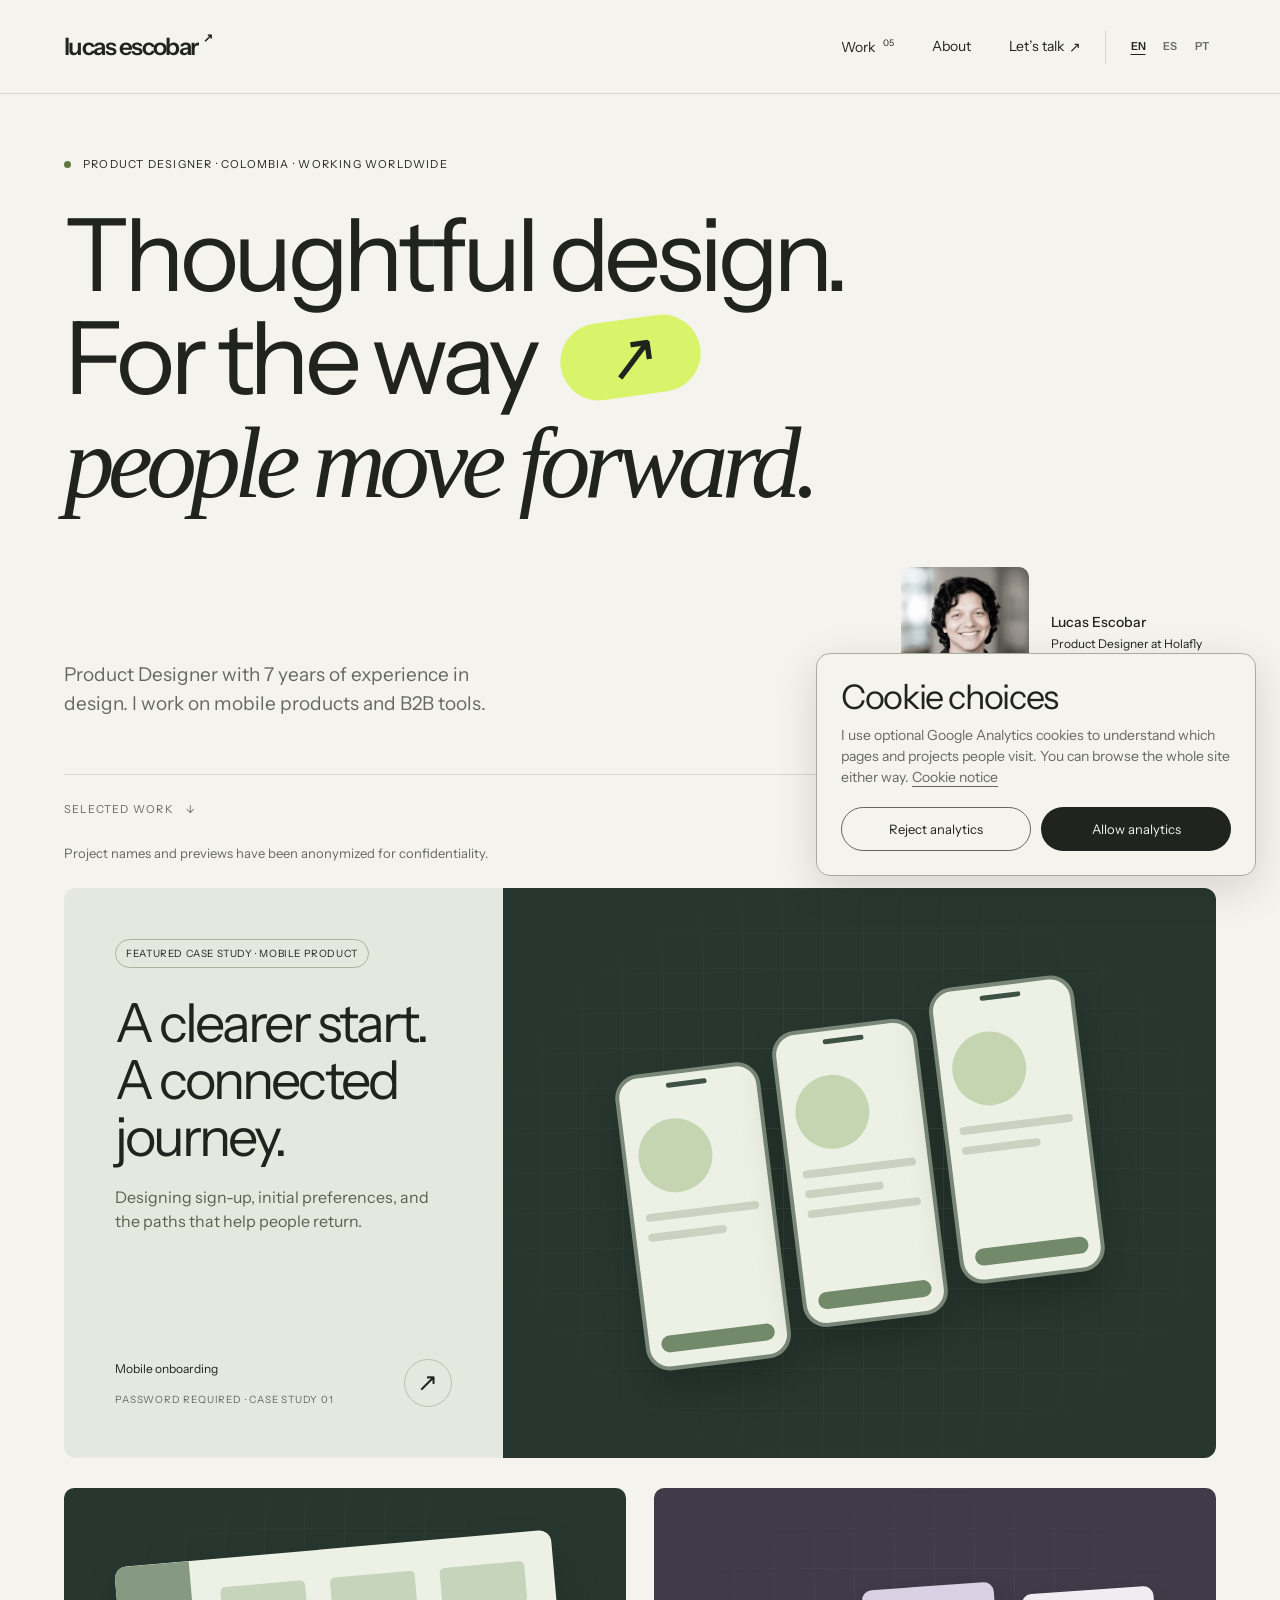
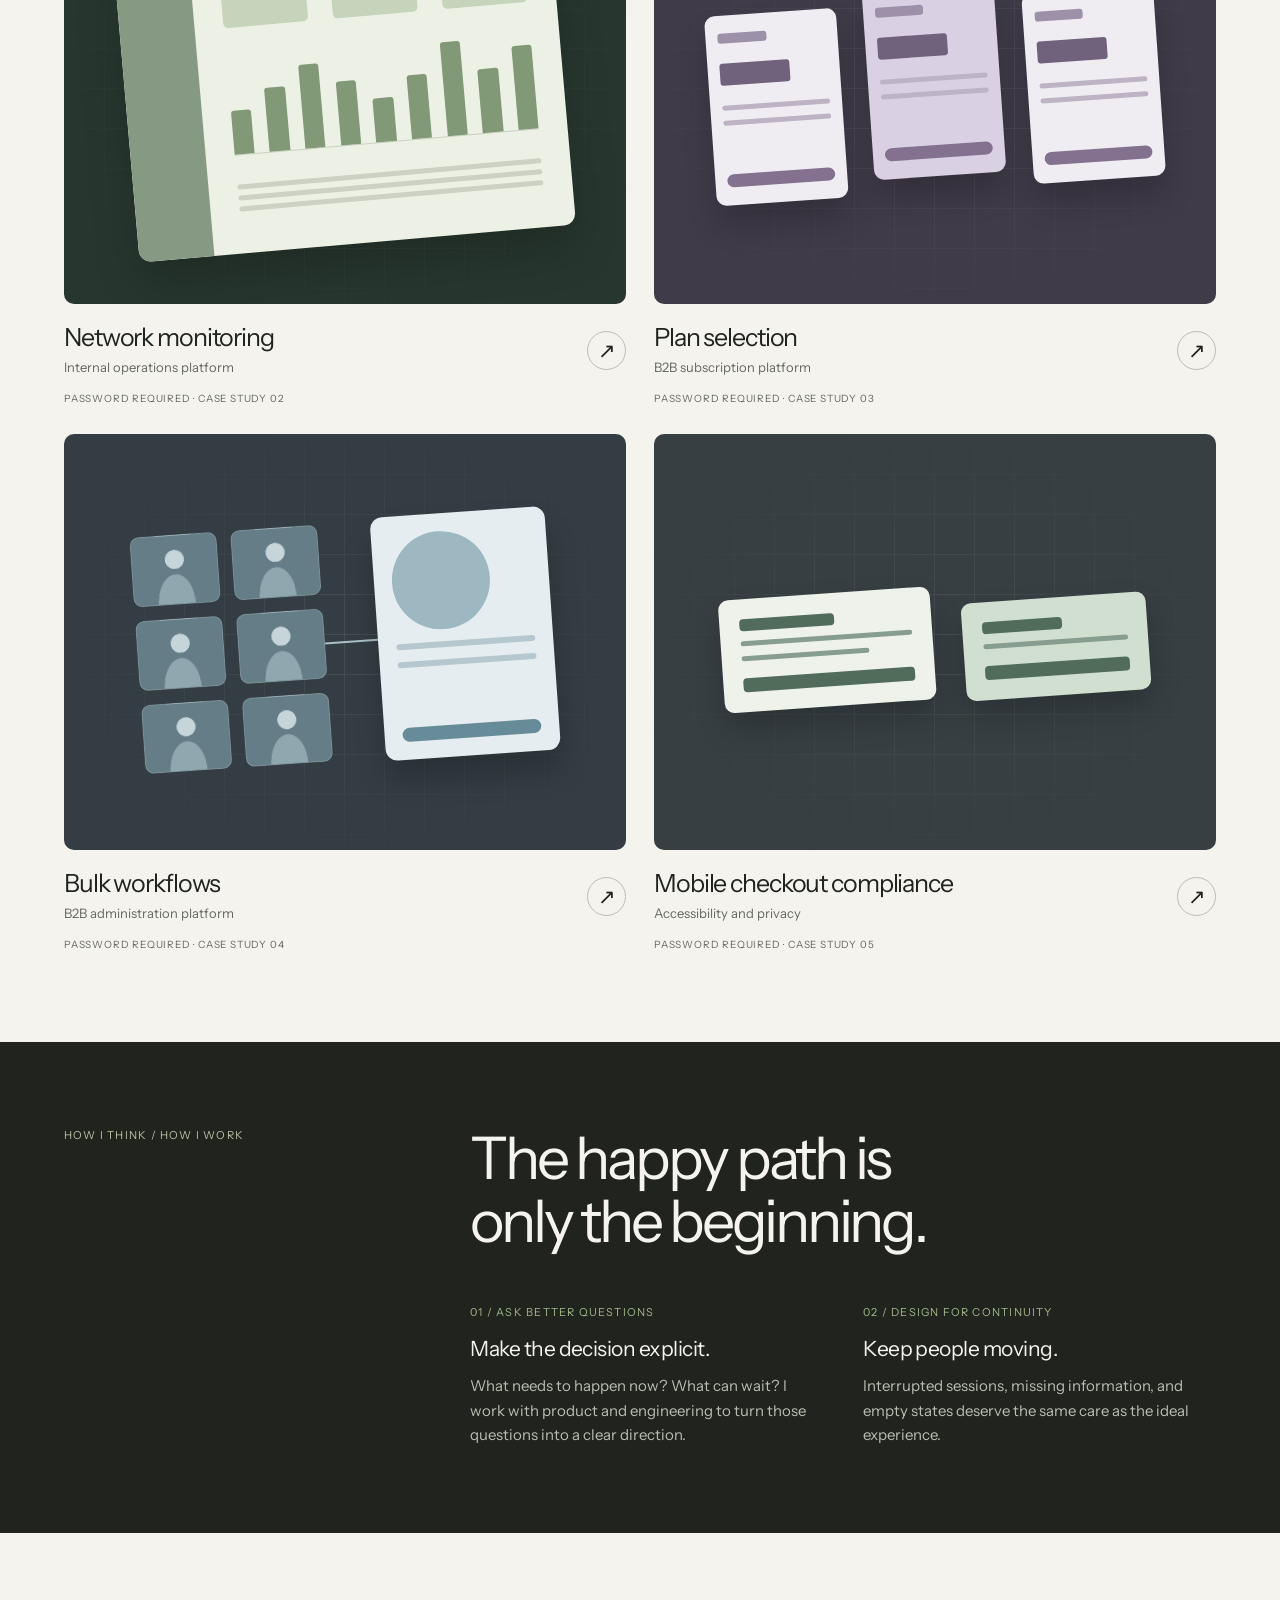
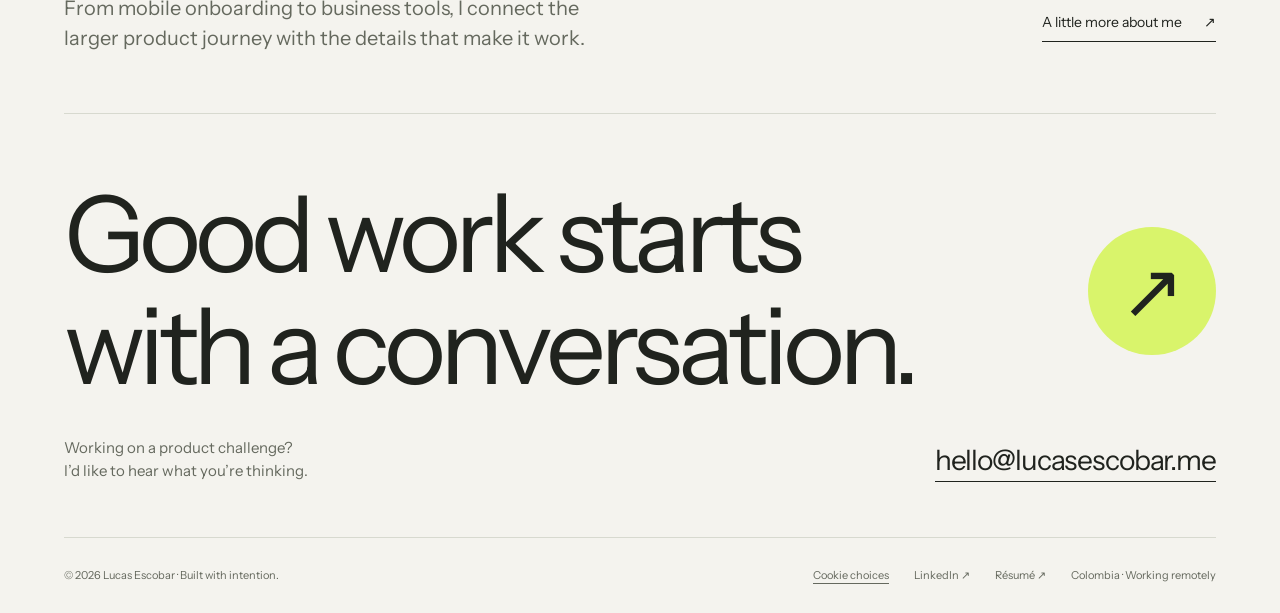
<file: index.html>
<!doctype html>
<html lang="en"><head><meta charset="utf-8"><meta http-equiv="Content-Security-Policy" content="default-src 'none'; script-src 'self' https://www.googletagmanager.com; connect-src 'self' https://*.google-analytics.com https://*.analytics.google.com https://www.googletagmanager.com; style-src 'self'; img-src 'self' data: https://*.google-analytics.com https://www.googletagmanager.com; font-src 'self'; media-src 'self'; frame-src 'self' https://www.youtube-nocookie.com; object-src 'none'; base-uri 'none'; form-action 'none'"><meta name="ga-measurement-id" content="G-6Q09Z8VF0H"><meta name="googlebot" content="noindex, noimageindex"><meta name="viewport" content="width=device-width,initial-scale=1"><meta name="theme-color" content="#f4f3ee"><meta name="description" content="Lucas Escobar, Product Designer in Colombia. Selected work across mobile onboarding and B2B product experiences."><meta property="og:title" content="Lucas Escobar — Product Designer"><meta property="og:description" content="Thoughtful product design. From the first question to the smallest interaction."><meta property="og:type" content="website"><meta property="og:url" content="https://lucasescobar.me/"><meta property="og:site_name" content="Lucas Escobar — Product Designer"><meta property="og:locale" content="en_US"><meta property="og:image" content="https://lucasescobar.me/assets/social-preview-v1.jpg"><meta property="og:image:secure_url" content="https://lucasescobar.me/assets/social-preview-v1.jpg"><meta property="og:image:type" content="image/jpeg"><meta property="og:image:width" content="1200"><meta property="og:image:height" content="630"><meta property="og:image:alt" content="Lucas Escobar — Product Designer. Mobile and B2B experiences."><meta name="twitter:card" content="summary_large_image"><meta name="twitter:title" content="Lucas Escobar — Product Designer"><meta name="twitter:description" content="Thoughtful product design. From the first question to the smallest interaction."><meta name="twitter:image" content="https://lucasescobar.me/assets/social-preview-v1.jpg"><meta name="twitter:image:alt" content="Lucas Escobar — Product Designer. Mobile and B2B experiences."><link rel="canonical" href="https://lucasescobar.me/"><title>Lucas Escobar — Product Designer</title><link rel="icon" href="favicon.svg" type="image/svg+xml"><link rel="stylesheet" href="styles.css?v=cookie-sticky-v2"><script src="content.js?v=case-languages-v1" defer></script><script src="translations.js?v=design-experience-v1" defer></script><script src="analytics.js?v=cookie-choice-v2" defer></script><script src="portfolio-config.js?v=generic-v1" defer></script><script src="app.js?v=design-experience-v1" defer></script></head><body><a class="skip" href="#main">Skip to content</a><header class="nav"><a href="#/" class="brand" aria-label="Lucas Escobar home">lucas escobar<span aria-hidden="true">↗</span></a><nav aria-label="Main navigation"><a href="#/projects" data-nav="projects"><span data-nav-label="Work">Work</span> <sup>05</sup></a><a href="#/about" data-nav="about"><span data-nav-label="About">About</span></a><a href="#/contact" class="nav-contact" data-nav="contact"><span data-nav-label="Let’s talk">Let’s talk</span><span class="nav-contact-arrow" aria-hidden="true">↗</span></a></nav><div id="language" class="language-links" role="group" aria-label="Language"><a href="./" data-language="en" lang="en" hreflang="en" aria-label="English" aria-current="true">EN</a><a href="?lang=es" data-language="es" lang="es" hreflang="es" aria-label="Español">ES</a><a href="?lang=pt" data-language="pt" lang="pt-BR" hreflang="pt-BR" aria-label="Português">PT</a></div></header><main id="main" tabindex="-1"></main><aside id="cookie-panel" class="cookie-panel" aria-labelledby="cookie-heading" hidden></aside><dialog id="lightbox" aria-label="Enlarged project image"><button class="close" aria-label="Close enlarged image">×</button><img alt=""><p></p></dialog><noscript><p class="wrap">Please enable JavaScript to explore the case studies. You can contact me at <a href="mailto:hello@lucasescobar.me">hello@lucasescobar.me</a>.</p></noscript></body></html>
</file>
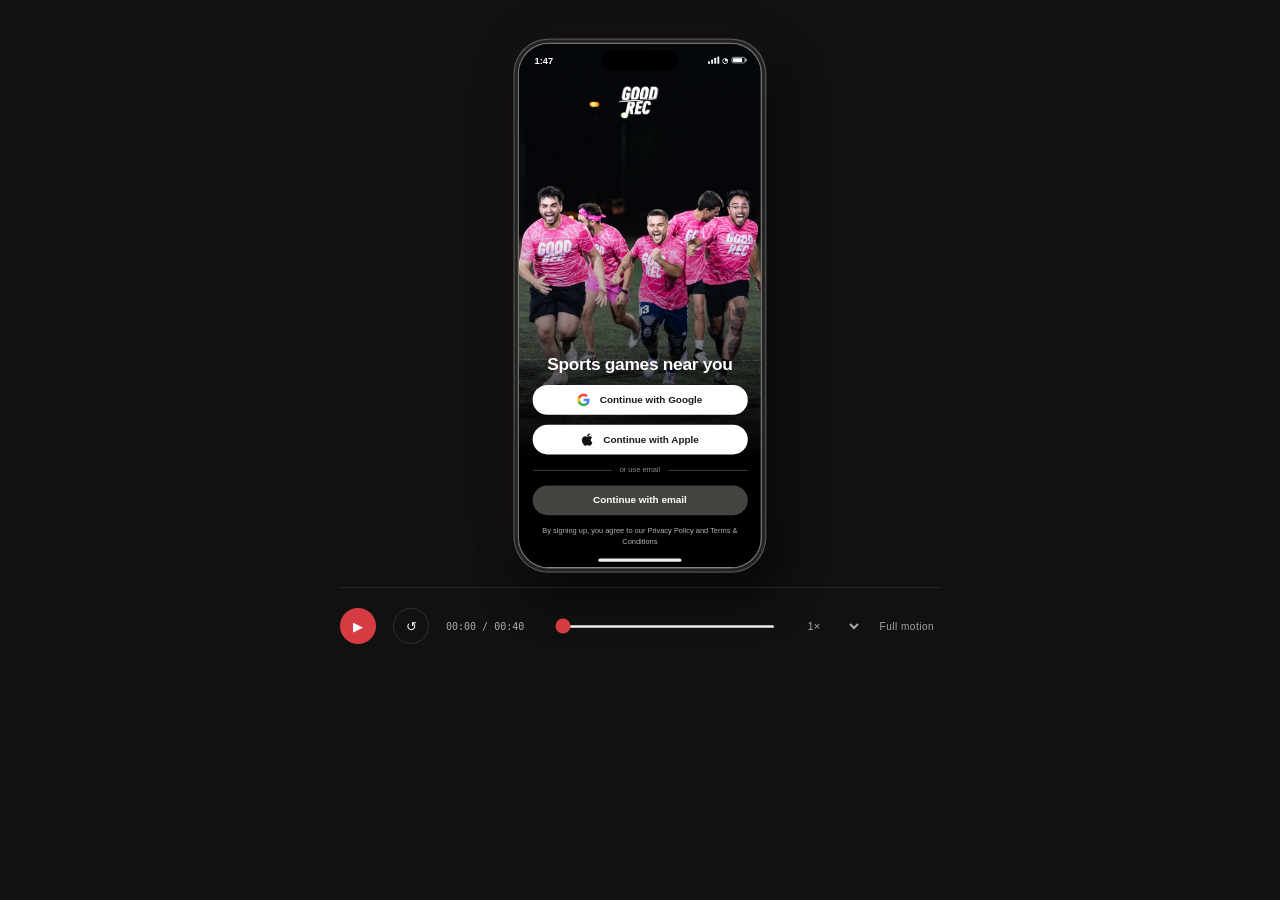
<file: assets/goodrec-demo/index.html>
<!doctype html>
<html lang="en"><head><meta charset="utf-8"><meta name="robots" content="noindex, nofollow"><meta http-equiv="Content-Security-Policy" content="default-src 'none'; script-src 'self'; style-src 'self' 'unsafe-inline'; img-src 'self'; base-uri 'none'; form-action 'none'"><meta name="viewport" content="width=device-width,initial-scale=1"><meta name="theme-color" content="#101111"><title>GoodRec — From hello to game on</title><meta name="description" content="An animated walkthrough of the GoodRec onboarding experience.">
<link rel="stylesheet" href="player.css?v=motion-v2"></head>
<body><div class="shell">
<header class="top"><div class="wordmark"><img id="brand-logo" alt="GoodRec"><small>Product design · Motion study</small></div><span class="top-tag"><i class="live-dot"></i>THE HAPPY PATH</span></header>
<main class="main"><section class="intro"><div class="eyebrow">GoodRec / Onboarding</div><h1>From hello<br>to <em>game on.</em></h1><p class="intro-desc">A first connection. Your sport.<br>Your community. This is where it starts.</p>
<nav class="chapter-nav" aria-label="Chapters"><button class="chapter active" data-chapter="0"><span class="num">01</span><span class="label">The first hello</span><span class="dash"></span></button><button class="chapter" data-chapter="1"><span class="num">02</span><span class="label">Make it yours</span><span class="dash"></span></button><button class="chapter" data-chapter="6"><span class="num">03</span><span class="label">Find your game</span><span class="dash"></span></button><button class="chapter" data-chapter="9"><span class="num">04</span><span class="label">You're in.</span><span class="dash"></span></button></nav><div class="small-note">An animated walkthrough of the onboarding experience.</div></section>
<section class="stage" aria-label="Animated onboarding demo"><div class="back-type" aria-hidden="true">LET'S PLAY</div><div class="court" aria-hidden="true"></div><div class="halo" aria-hidden="true"></div><div class="phone-wrap"><div class="phone dark" id="phone"><div class="status" aria-hidden="true"><span id="status-time">9:41</span><span class="island"></span><div class="status-icons"><span class="signal"><i></i><i></i><i></i><i></i></span><span>◔</span><span class="battery"><i></i></span></div></div><div class="screens" id="screens"></div><div class="homebar"></div></div></div>
<aside class="callout" id="callout"><span class="count" id="scene-count"></span><h3 id="scene-title"></h3><p id="scene-caption"></p></aside></section></main>
<footer class="controls"><button class="icon-button play" id="play" aria-label="Pause">Ⅱ</button><button class="icon-button" id="restart" aria-label="Restart">↺</button><span class="time" id="time">00:00 / 00:40</span><label class="sr-only" for="seek">Playback position</label><input class="seek" id="seek" type="range" min="0" max="40000" value="0" step="50"><div class="control-right"><label class="sr-only" for="speed">Playback speed</label><select class="speed" id="speed" aria-label="Playback speed"><option value=".75">0.75×</option><option value="1" selected>1×</option><option value="1.25">1.25×</option></select><button class="text-button" id="motion">Full motion</button><button class="text-button" id="cinema" aria-pressed="false">Cinema mode ↗</button></div></footer>
<div class="sr-only" role="status" aria-live="polite" id="announce"></div></div>
<script src="player.js?v=motion-v2" defer></script></body></html>
</file>
<file: styles.css>
/* latin-ext */
@font-face {
  font-family: 'Instrument Sans';
  font-style: normal;
  font-weight: 400;
  font-stretch: 100%;
  font-display: swap;
  src: url(assets/font-0.woff2) format('woff2');
  unicode-range: U+0100-02BA, U+02BD-02C5, U+02C7-02CC, U+02CE-02D7, U+02DD-02FF, U+0304, U+0308, U+0329, U+1D00-1DBF, U+1E00-1E9F, U+1EF2-1EFF, U+2020, U+20A0-20AB, U+20AD-20C4, U+2113, U+2C60-2C7F, U+A720-A7FF;
}
/* latin */
@font-face {
  font-family: 'Instrument Sans';
  font-style: normal;
  font-weight: 400;
  font-stretch: 100%;
  font-display: swap;
  src: url(assets/font-1.woff2) format('woff2');
  unicode-range: U+0000-00FF, U+0131, U+0152-0153, U+02BB-02BC, U+02C6, U+02DA, U+02DC, U+0304, U+0308, U+0329, U+2000-206F, U+20AC, U+2122, U+2191, U+2193, U+2212, U+2215, U+FEFF, U+FFFD;
}
/* latin-ext */
@font-face {
  font-family: 'Instrument Sans';
  font-style: normal;
  font-weight: 500;
  font-stretch: 100%;
  font-display: swap;
  src: url(assets/font-0.woff2) format('woff2');
  unicode-range: U+0100-02BA, U+02BD-02C5, U+02C7-02CC, U+02CE-02D7, U+02DD-02FF, U+0304, U+0308, U+0329, U+1D00-1DBF, U+1E00-1E9F, U+1EF2-1EFF, U+2020, U+20A0-20AB, U+20AD-20C4, U+2113, U+2C60-2C7F, U+A720-A7FF;
}
/* latin */
@font-face {
  font-family: 'Instrument Sans';
  font-style: normal;
  font-weight: 500;
  font-stretch: 100%;
  font-display: swap;
  src: url(assets/font-1.woff2) format('woff2');
  unicode-range: U+0000-00FF, U+0131, U+0152-0153, U+02BB-02BC, U+02C6, U+02DA, U+02DC, U+0304, U+0308, U+0329, U+2000-206F, U+20AC, U+2122, U+2191, U+2193, U+2212, U+2215, U+FEFF, U+FFFD;
}
/* latin-ext */
@font-face {
  font-family: 'Instrument Sans';
  font-style: normal;
  font-weight: 600;
  font-stretch: 100%;
  font-display: swap;
  src: url(assets/font-0.woff2) format('woff2');
  unicode-range: U+0100-02BA, U+02BD-02C5, U+02C7-02CC, U+02CE-02D7, U+02DD-02FF, U+0304, U+0308, U+0329, U+1D00-1DBF, U+1E00-1E9F, U+1EF2-1EFF, U+2020, U+20A0-20AB, U+20AD-20C4, U+2113, U+2C60-2C7F, U+A720-A7FF;
}
/* latin */
@font-face {
  font-family: 'Instrument Sans';
  font-style: normal;
  font-weight: 600;
  font-stretch: 100%;
  font-display: swap;
  src: url(assets/font-1.woff2) format('woff2');
  unicode-range: U+0000-00FF, U+0131, U+0152-0153, U+02BB-02BC, U+02C6, U+02DA, U+02DC, U+0304, U+0308, U+0329, U+2000-206F, U+20AC, U+2122, U+2191, U+2193, U+2212, U+2215, U+FEFF, U+FFFD;
}
/* cyrillic-ext */
@font-face {
  font-family: 'Inter';
  font-style: normal;
  font-weight: 400;
  font-display: swap;
  src: url(assets/font-2.woff2) format('woff2');
  unicode-range: U+0460-052F, U+1C80-1C8A, U+20B4, U+2DE0-2DFF, U+A640-A69F, U+FE2E-FE2F;
}
/* cyrillic */
@font-face {
  font-family: 'Inter';
  font-style: normal;
  font-weight: 400;
  font-display: swap;
  src: url(assets/font-3.woff2) format('woff2');
  unicode-range: U+0301, U+0400-045F, U+0490-0491, U+04B0-04B1, U+2116;
}
/* greek-ext */
@font-face {
  font-family: 'Inter';
  font-style: normal;
  font-weight: 400;
  font-display: swap;
  src: url(assets/font-4.woff2) format('woff2');
  unicode-range: U+1F00-1FFF;
}
/* greek */
@font-face {
  font-family: 'Inter';
  font-style: normal;
  font-weight: 400;
  font-display: swap;
  src: url(assets/font-5.woff2) format('woff2');
  unicode-range: U+0370-0377, U+037A-037F, U+0384-038A, U+038C, U+038E-03A1, U+03A3-03FF;
}
/* vietnamese */
@font-face {
  font-family: 'Inter';
  font-style: normal;
  font-weight: 400;
  font-display: swap;
  src: url(assets/font-6.woff2) format('woff2');
  unicode-range: U+0102-0103, U+0110-0111, U+0128-0129, U+0168-0169, U+01A0-01A1, U+01AF-01B0, U+0300-0301, U+0303-0304, U+0308-0309, U+0323, U+0329, U+1EA0-1EF9, U+20AB;
}
/* latin-ext */
@font-face {
  font-family: 'Inter';
  font-style: normal;
  font-weight: 400;
  font-display: swap;
  src: url(assets/font-7.woff2) format('woff2');
  unicode-range: U+0100-02BA, U+02BD-02C5, U+02C7-02CC, U+02CE-02D7, U+02DD-02FF, U+0304, U+0308, U+0329, U+1D00-1DBF, U+1E00-1E9F, U+1EF2-1EFF, U+2020, U+20A0-20AB, U+20AD-20C4, U+2113, U+2C60-2C7F, U+A720-A7FF;
}
/* latin */
@font-face {
  font-family: 'Inter';
  font-style: normal;
  font-weight: 400;
  font-display: swap;
  src: url(assets/font-8.woff2) format('woff2');
  unicode-range: U+0000-00FF, U+0131, U+0152-0153, U+02BB-02BC, U+02C6, U+02DA, U+02DC, U+0304, U+0308, U+0329, U+2000-206F, U+20AC, U+2122, U+2191, U+2193, U+2212, U+2215, U+FEFF, U+FFFD;
}
/* cyrillic-ext */
@font-face {
  font-family: 'Inter';
  font-style: normal;
  font-weight: 500;
  font-display: swap;
  src: url(assets/font-2.woff2) format('woff2');
  unicode-range: U+0460-052F, U+1C80-1C8A, U+20B4, U+2DE0-2DFF, U+A640-A69F, U+FE2E-FE2F;
}
/* cyrillic */
@font-face {
  font-family: 'Inter';
  font-style: normal;
  font-weight: 500;
  font-display: swap;
  src: url(assets/font-3.woff2) format('woff2');
  unicode-range: U+0301, U+0400-045F, U+0490-0491, U+04B0-04B1, U+2116;
}
/* greek-ext */
@font-face {
  font-family: 'Inter';
  font-style: normal;
  font-weight: 500;
  font-display: swap;
  src: url(assets/font-4.woff2) format('woff2');
  unicode-range: U+1F00-1FFF;
}
/* greek */
@font-face {
  font-family: 'Inter';
  font-style: normal;
  font-weight: 500;
  font-display: swap;
  src: url(assets/font-5.woff2) format('woff2');
  unicode-range: U+0370-0377, U+037A-037F, U+0384-038A, U+038C, U+038E-03A1, U+03A3-03FF;
}
/* vietnamese */
@font-face {
  font-family: 'Inter';
  font-style: normal;
  font-weight: 500;
  font-display: swap;
  src: url(assets/font-6.woff2) format('woff2');
  unicode-range: U+0102-0103, U+0110-0111, U+0128-0129, U+0168-0169, U+01A0-01A1, U+01AF-01B0, U+0300-0301, U+0303-0304, U+0308-0309, U+0323, U+0329, U+1EA0-1EF9, U+20AB;
}
/* latin-ext */
@font-face {
  font-family: 'Inter';
  font-style: normal;
  font-weight: 500;
  font-display: swap;
  src: url(assets/font-7.woff2) format('woff2');
  unicode-range: U+0100-02BA, U+02BD-02C5, U+02C7-02CC, U+02CE-02D7, U+02DD-02FF, U+0304, U+0308, U+0329, U+1D00-1DBF, U+1E00-1E9F, U+1EF2-1EFF, U+2020, U+20A0-20AB, U+20AD-20C4, U+2113, U+2C60-2C7F, U+A720-A7FF;
}
/* latin */
@font-face {
  font-family: 'Inter';
  font-style: normal;
  font-weight: 500;
  font-display: swap;
  src: url(assets/font-8.woff2) format('woff2');
  unicode-range: U+0000-00FF, U+0131, U+0152-0153, U+02BB-02BC, U+02C6, U+02DA, U+02DC, U+0304, U+0308, U+0329, U+2000-206F, U+20AC, U+2122, U+2191, U+2193, U+2212, U+2215, U+FEFF, U+FFFD;
}
/* cyrillic-ext */
@font-face {
  font-family: 'Inter';
  font-style: normal;
  font-weight: 600;
  font-display: swap;
  src: url(assets/font-2.woff2) format('woff2');
  unicode-range: U+0460-052F, U+1C80-1C8A, U+20B4, U+2DE0-2DFF, U+A640-A69F, U+FE2E-FE2F;
}
/* cyrillic */
@font-face {
  font-family: 'Inter';
  font-style: normal;
  font-weight: 600;
  font-display: swap;
  src: url(assets/font-3.woff2) format('woff2');
  unicode-range: U+0301, U+0400-045F, U+0490-0491, U+04B0-04B1, U+2116;
}
/* greek-ext */
@font-face {
  font-family: 'Inter';
  font-style: normal;
  font-weight: 600;
  font-display: swap;
  src: url(assets/font-4.woff2) format('woff2');
  unicode-range: U+1F00-1FFF;
}
/* greek */
@font-face {
  font-family: 'Inter';
  font-style: normal;
  font-weight: 600;
  font-display: swap;
  src: url(assets/font-5.woff2) format('woff2');
  unicode-range: U+0370-0377, U+037A-037F, U+0384-038A, U+038C, U+038E-03A1, U+03A3-03FF;
}
/* vietnamese */
@font-face {
  font-family: 'Inter';
  font-style: normal;
  font-weight: 600;
  font-display: swap;
  src: url(assets/font-6.woff2) format('woff2');
  unicode-range: U+0102-0103, U+0110-0111, U+0128-0129, U+0168-0169, U+01A0-01A1, U+01AF-01B0, U+0300-0301, U+0303-0304, U+0308-0309, U+0323, U+0329, U+1EA0-1EF9, U+20AB;
}
/* latin-ext */
@font-face {
  font-family: 'Inter';
  font-style: normal;
  font-weight: 600;
  font-display: swap;
  src: url(assets/font-7.woff2) format('woff2');
  unicode-range: U+0100-02BA, U+02BD-02C5, U+02C7-02CC, U+02CE-02D7, U+02DD-02FF, U+0304, U+0308, U+0329, U+1D00-1DBF, U+1E00-1E9F, U+1EF2-1EFF, U+2020, U+20A0-20AB, U+20AD-20C4, U+2113, U+2C60-2C7F, U+A720-A7FF;
}
/* latin */
@font-face {
  font-family: 'Inter';
  font-style: normal;
  font-weight: 600;
  font-display: swap;
  src: url(assets/font-8.woff2) format('woff2');
  unicode-range: U+0000-00FF, U+0131, U+0152-0153, U+02BB-02BC, U+02C6, U+02DA, U+02DC, U+0304, U+0308, U+0329, U+2000-206F, U+20AC, U+2122, U+2191, U+2193, U+2212, U+2215, U+FEFF, U+FFFD;
}

:root{--paper:#f4f3ee;--ink:#20231e;--muted:#65695e;--line:#d7d9cf;--lime:#d9f46b;--green:#283c30;--space:clamp(22px,5vw,88px)}*{box-sizing:border-box}html{scroll-behavior:smooth;scroll-padding-top:100px}body{margin:0;background:var(--paper);color:var(--ink);font-family:'Instrument Sans',Arial,sans-serif;font-size:17px;line-height:1.5;-webkit-font-smoothing:antialiased}a{color:inherit;text-decoration:none}button,input,textarea{font:inherit}button,a{-webkit-tap-highlight-color:transparent}button{cursor:pointer}button:disabled{cursor:wait}button:focus-visible,a:focus-visible,input:focus-visible,textarea:focus-visible,summary:focus-visible{outline:3px solid #657a26;outline-offset:5px}main:focus{outline:none}img{max-width:100%;display:block}h1,h2,h3,p{margin:0}h1,h2,h3{font-weight:400;letter-spacing:-.055em;line-height:1.06}h1{font-size:clamp(55px,7.9vw,122px)}h2{font-size:clamp(38px,4.9vw,74px)}h3{font-size:30px}::selection{background:var(--lime);color:var(--ink)}.wrap{max-width:1600px;margin:auto;padding:0 var(--space)}.nav{height:94px;padding:0 var(--space);display:flex;justify-content:space-between;align-items:center;max-width:1600px;margin:auto;border-bottom:1px solid var(--line)}.brand{font-size:24px;font-weight:600;letter-spacing:-.065em}.brand span{font-size:12px;vertical-align:top;margin-left:5px}.nav nav{display:flex;align-items:center;gap:38px;font-size:14px}.nav sup{font-size:9px;margin-left:5px}.nav a[aria-current=page]{text-decoration:underline;text-underline-offset:6px}.nav-contact{display:flex;gap:24px;align-items:center}.nav-contact span{font-size:22px}.skip{position:fixed;top:-90px;left:20px;background:var(--lime);padding:14px;z-index:100}.skip:focus{top:12px}.eyebrow,.index,.tag,.back,.status{font-size:11px;letter-spacing:.11em;text-transform:uppercase}.eyebrow{display:flex;align-items:center;gap:12px}.dot{width:7px;height:7px;border-radius:50%;background:#5c7740;display:inline-block}.hero{padding-top:62px;padding-bottom:55px}.hero .eyebrow{margin-bottom:30px}.hero h1{max-width:1140px;line-height:1.02}.hero h1 em{font-family:Georgia,serif;font-weight:400;letter-spacing:-.065em}.hero-line{display:flex;align-items:center;gap:24px}.hero-pill{width:clamp(90px,11vw,164px);height:clamp(48px,6vw,90px);border-radius:99px;background:var(--lime);display:inline-flex;align-items:center;justify-content:center;font-size:clamp(40px,5vw,75px);line-height:1;transform:rotate(-8deg);flex-shrink:0}.hero-bottom{display:grid;grid-template-columns:1fr 1fr;gap:60px;align-items:end;margin-top:52px}.intro{max-width:460px;font-size:19px;color:var(--muted);line-height:1.55}.hero-aside{display:flex;align-items:center;justify-content:flex-end;gap:18px}.portrait{width:58px;height:69px;object-fit:cover;border-radius:7px;filter:grayscale(.4)}.person{font-size:12px;line-height:1.7}.person strong{font-size:14px;font-weight:500}.text-link{display:inline-flex;align-items:center;gap:22px;border-bottom:1px solid;padding:8px 0;font-size:14px;transition:gap .2s}.text-link:hover{gap:32px}.section-top{border-top:1px solid var(--line);padding:25px 0;display:flex;justify-content:space-between;align-items:center}.section-top .eyebrow{color:var(--muted)}.section-top .right{font-size:12px;color:var(--muted)}.featured{display:grid;grid-template-columns:.8fr 1.3fr;min-height:570px;border-radius:12px;overflow:hidden;background:#e5e8df}.featured-copy{padding:clamp(28px,4vw,60px);display:flex;flex-direction:column;align-items:flex-start;justify-content:space-between;gap:30px}.tag{display:inline-block;border:1px solid #a8b59b;padding:6px 10px;border-radius:99px;letter-spacing:.06em;font-size:10px}.featured-copy h2{margin:26px 0 20px;font-size:clamp(38px,4.2vw,64px)}.featured-copy p{max-width:330px;color:#58634f;font-size:16px}.project-bottom{width:100%;display:flex;justify-content:space-between;align-items:end;font-size:12px}.arrow{width:48px;height:48px;border:1px solid #bac1ae;border-radius:50%;display:grid;place-items:center;font-size:25px;transition:background .2s,transform .2s}.project:hover .arrow{background:var(--lime);transform:rotate(45deg)}.featured-art{position:relative;background:var(--green);min-width:0;overflow:hidden;display:flex;align-items:center;justify-content:center;padding:64px 25px;gap:18px}.featured-art::before{content:'';position:absolute;width:650px;height:650px;border:1px solid #ffffff14;border-radius:50%;top:20%;left:10%}.featured-art img{width:27%;max-height:430px;object-fit:contain;filter:drop-shadow(0 24px 25px #0004);position:relative;transition:transform .6s cubic-bezier(.2,.8,.2,1)}.featured-art img:first-of-type{transform:translateY(38px) rotate(-8deg)}.featured-art img:nth-of-type(2){transform:translateY(-24px);z-index:2}.featured-art img:nth-of-type(3){transform:translateY(38px) rotate(8deg)}.featured:hover .featured-art img:first-of-type{transform:translateY(22px) rotate(-5deg)}.featured:hover .featured-art img:nth-of-type(3){transform:translateY(22px) rotate(5deg)}.art-label{position:absolute;top:25px;left:28px;color:#c8d2c0;font-size:11px;letter-spacing:.12em;text-transform:uppercase}.art-foot{position:absolute;bottom:24px;right:28px;color:#b9c5b5;font-size:11px}.projects-grid{display:grid;grid-template-columns:1fr 1fr;gap:28px;margin-top:30px}.project-image{aspect-ratio:1.35;background:#e8e6df;border-radius:10px;display:grid;place-items:center;overflow:hidden;padding:40px}.project:nth-child(2) .project-image{background:#e8dfe6}.project-image img{width:100%;height:100%;object-fit:contain;transition:transform .5s}.project:hover .project-image img{transform:scale(1.035)}.project-info{display:flex;justify-content:space-between;gap:20px;padding-top:20px;align-items:center}.project-info h3{font-size:25px;letter-spacing:-.045em}.project-info p{color:var(--muted);font-size:13px;margin-top:7px}.project-info .arrow{width:39px;height:39px;font-size:21px;flex-shrink:0}.locked{font-size:10px;text-transform:uppercase;letter-spacing:.08em;color:var(--muted);display:block;margin-top:14px}.work{padding-bottom:90px}.approach{background:var(--ink);color:var(--paper);padding:85px 0}.approach-grid{display:grid;grid-template-columns:.65fr 1.4fr;gap:60px}.approach .eyebrow{color:#b7c2a6;align-self:start}.approach h2{max-width:850px;font-size:clamp(38px,4.6vw,67px)}.principles{display:grid;grid-template-columns:1fr 1fr;gap:40px;margin-top:52px}.principles h3{font-size:21px;letter-spacing:-.025em}.principles p{font-size:15px;line-height:1.65;color:#b8beb0;margin-top:14px;max-width:340px}.principles .index{display:block;color:#a3b889;margin-bottom:17px}.about-strip{display:flex;justify-content:space-between;align-items:center;padding:60px 0;gap:30px}.about-strip p{max-width:550px;color:var(--muted);font-size:20px}.cta{padding:65px 0 55px;border-top:1px solid var(--line)}.cta-top{display:flex;justify-content:space-between;align-items:center;gap:30px}.cta h2{font-size:clamp(60px,8.3vw,120px);line-height:1.05}.cta a.big-arrow{background:var(--lime);border-radius:50%;width:clamp(70px,10vw,140px);height:clamp(70px,10vw,140px);display:grid;place-items:center;font-size:clamp(40px,6vw,80px);flex-shrink:0;transition:transform .25s}.big-arrow:hover{transform:rotate(45deg)}.cta-bottom{margin-top:35px;display:flex;justify-content:space-between;align-items:end;gap:25px}.cta-bottom p{max-width:370px;font-size:15px;color:var(--muted)}.email{font-size:clamp(17px,2.2vw,30px);letter-spacing:-.04em;border-bottom:1px solid}.footer{display:flex;justify-content:space-between;align-items:center;gap:20px;border-top:1px solid var(--line);padding:25px 0;font-size:11px;color:var(--muted)}.footer-links{display:flex;gap:25px}.page-heading{padding:65px 0 55px}.page-heading .eyebrow{margin-bottom:28px}.page-heading p{font-size:20px;color:var(--muted);max-width:570px;margin-top:25px}.page-heading h1{max-width:1100px}.back{display:inline-flex;gap:12px;align-items:center;padding:24px 0;color:var(--muted)}.case-head{padding:35px 0 45px}.case-head h1{white-space:pre-line;max-width:1150px;font-size:clamp(60px,8vw,112px)}.case-head .eyebrow{margin-bottom:25px}.case-summary{display:grid;grid-template-columns:1.4fr .8fr;gap:80px;padding:40px 0 55px;border-top:1px solid var(--line)}.case-summary .lead{font-size:clamp(24px,2.4vw,34px);line-height:1.35;letter-spacing:-.035em}.case-summary .lead p+p{font-size:17px;color:var(--muted);letter-spacing:0;margin-top:22px;line-height:1.65}.case-meta{margin:0;font-size:13px}.case-meta div{border-bottom:1px solid var(--line);padding:12px 0}.case-meta dt{color:var(--muted);font-size:10px;text-transform:uppercase;letter-spacing:.1em;margin-bottom:5px}.case-meta dd{margin:0}.case-overview{display:flex;gap:15px;flex-wrap:wrap;margin-bottom:45px}.case-overview a{font-size:12px;border-bottom:1px solid #a9b09d;padding:6px 0}.case-row{display:grid;grid-template-columns:.65fr 1.4fr;column-gap:60px;padding:55px 0;border-top:1px solid var(--line)}.case-label{font-size:11px;text-transform:uppercase;letter-spacing:.09em;color:var(--muted);padding-top:5px}.case-copy h2{font-size:clamp(30px,3.2vw,48px);line-height:1.12;white-space:pre-line;margin-bottom:26px}.case-copy p,.case-copy li{font-size:17px;line-height:1.7;color:var(--muted);margin-bottom:17px}.case-copy strong{color:var(--ink);font-weight:500}.case-copy>div{margin-bottom:20px}.phone-gallery{grid-column:1/-1;display:flex;justify-content:center;align-items:start;gap:40px;background:#e6e9df;padding:45px 35px;border-radius:10px;margin-top:35px;overflow:auto}.phone-gallery figure{margin:0;flex:0 1 240px;min-width:0}.zoom{display:block;border:0;padding:0;background:none;width:100%;cursor:zoom-in;border-radius:10px}.phone-gallery img{border-radius:14px;box-shadow:0 15px 30px #283c3015}.phone-gallery figcaption{font-size:12px;color:var(--muted);margin-top:18px}.case-note{grid-column:2;margin-top:20px;font-size:12px;color:var(--muted);white-space:pre-line;line-height:1.7}.steps,.metrics{display:grid;grid-template-columns:repeat(auto-fit,minmax(180px,1fr));gap:18px;margin:28px 0}.step,.metric{padding:24px;background:#e8ebdf;border-radius:7px}.step h3{font-size:20px;letter-spacing:-.035em;margin-bottom:14px}.step p,.metric p{font-size:14px;white-space:pre-line;margin:0}.metric strong{display:block;font-size:42px;margin-bottom:15px}.case-media{grid-column:1/-1;margin:30px 0 0}.case-media img{width:100%;border-radius:10px}.case-media figcaption{font-size:12px;margin-top:14px;color:var(--muted)}.video{grid-column:1/-1;aspect-ratio:16/9;margin-top:25px}.video iframe{width:100%;height:100%;border:0;border-radius:10px}.case-next{display:flex;justify-content:space-between;gap:30px;border-top:1px solid var(--line);padding:35px 0 75px}.case-next a{font-size:18px}.gate{max-width:520px;margin:70px auto 100px}.gate h1{font-size:50px;margin:22px 0}.gate p{color:var(--muted);margin-bottom:25px}.field{display:block;margin:22px 0}.field span{display:block;font-size:12px;margin-bottom:9px}.field input,.field textarea{background:transparent;border:0;border-bottom:1px solid #a8ac9c;border-radius:0;padding:12px 0;width:100%;color:var(--ink);font-size:18px}.field textarea{min-height:140px;resize:vertical}.button{border:0;background:var(--ink);color:var(--paper);padding:15px 25px;border-radius:99px;display:inline-flex;align-items:center;gap:35px;font-size:14px}.button:hover{background:var(--green)}.form-status{font-size:13px;line-height:1.5;margin-top:20px!important;min-height:20px}.error{color:#a23126!important}.contact-grid{display:grid;grid-template-columns:1fr 1fr;gap:100px;padding-bottom:90px}.contact-copy{font-size:22px;line-height:1.5;color:var(--muted);max-width:450px}.contact-copy .portrait{width:110px;height:140px;margin:35px 0 20px}.contact-copy .text-link{margin-top:20px}.form-note{font-size:12px;color:var(--muted);margin-top:17px}.about-page{display:grid;grid-template-columns:.8fr 1.2fr;gap:80px;padding-bottom:90px}.about-photo{width:100%;max-height:620px;object-fit:cover;object-position:center 35%;border-radius:10px;filter:grayscale(.5)}.about-page p{font-size:21px;color:var(--muted);margin-bottom:25px;line-height:1.6}.experience{margin-top:40px;border-top:1px solid var(--line)}.experience div{display:flex;justify-content:space-between;gap:20px;border-bottom:1px solid var(--line);padding:20px 0;font-size:14px}.experience small{display:block;color:var(--muted);margin-top:6px}dialog{border:0;background:var(--paper);color:var(--ink);border-radius:12px;padding:45px 25px 20px;max-width:94vw;max-height:94svh}dialog::backdrop{background:#182019d9;backdrop-filter:blur(8px)}dialog img{max-height:77svh;max-width:85vw;object-fit:contain;margin:auto}dialog p{font-size:12px;margin-top:18px;text-align:center}.close{position:absolute;right:10px;top:5px;width:36px;height:36px;background:transparent;border:0;font-size:28px}body.modal-open{overflow:hidden}.animate{animation:enter .65s both}@keyframes enter{from{opacity:0;transform:translateY(14px)}to{opacity:1;transform:translateY(0)}}
@media(min-width:1600px){.hero{padding-top:80px;padding-bottom:70px}}@media(max-width:1000px){.nav{height:80px}.featured{grid-template-columns:.9fr 1fr;min-height:480px}.featured-art{padding:60px 12px;gap:9px}.featured-art img{width:30%}.approach-grid,.case-row{grid-template-columns:.45fr 1.4fr;gap:30px}.case-summary{gap:40px}.contact-grid{gap:45px}.about-page{gap:45px}.hero h1{font-size:9vw}.hero-pill{width:12vw;height:7vw}.hero-bottom{gap:30px}}
@media(max-width:680px){.nav{height:77px}.brand{font-size:21px}.nav nav{gap:20px;font-size:12px}.nav-contact{gap:7px}.nav-contact span{font-size:17px}.nav sup{display:none}.hero{padding-top:42px;padding-bottom:35px}.hero .eyebrow{font-size:9px;letter-spacing:.08em}.hero h1{font-size:clamp(46px,10.6vw,72px)}.hero-line{gap:12px}.hero-pill{width:15vw;height:9vw;font-size:8vw}.hero-bottom{grid-template-columns:1fr;margin-top:28px;gap:27px}.intro{font-size:16px;max-width:360px}.hero-aside{justify-content:flex-start}.hero-aside .portrait{width:42px;height:50px}.person{font-size:11px}.person strong{font-size:12px}.section-top .right{font-size:10px}.section-top{padding:20px 0}.eyebrow{font-size:10px}.featured{grid-template-columns:1fr}.featured-copy{padding:28px;gap:27px}.featured-copy h2{font-size:43px;max-width:330px;margin-top:20px}.featured-copy p{font-size:15px}.featured-art{min-height:390px;padding:60px 16px}.featured-art img{max-height:290px;width:27%}.featured-art img:first-of-type,.featured-art img:nth-of-type(3){transform:translateY(22px) rotate(-7deg)}.featured-art img:nth-of-type(3){transform:translateY(22px) rotate(7deg)}.featured-art img:nth-of-type(2){transform:translateY(-9px)}.art-label{font-size:9px}.projects-grid{grid-template-columns:1fr;gap:35px;margin-top:30px}.project-image{padding:28px}.project-info h3{font-size:24px}.work{padding-bottom:50px}.approach{padding:50px 0}.approach-grid,.case-row{grid-template-columns:1fr;gap:25px}.approach h2{font-size:40px}.principles{gap:25px;margin-top:35px;grid-template-columns:1fr}.principles p{max-width:none}.about-strip{display:block;padding:40px 0}.about-strip p{font-size:18px}.about-strip .text-link{margin-top:20px}.cta{padding-top:40px}.cta h2{font-size:clamp(45px,10vw,65px)}.cta-top{gap:12px}.cta a.big-arrow{width:65px;height:65px;font-size:40px}.cta-bottom{display:block;margin-top:25px}.cta-bottom p{font-size:14px;margin-bottom:20px}.email{font-size:22px}.footer{align-items:start;flex-direction:column;gap:14px;padding:22px 0;font-size:10px}.page-heading{padding:43px 0 35px}.page-heading h1{font-size:58px}.page-heading p{font-size:17px}.case-head{padding:25px 0 32px}.case-head h1{font-size:clamp(48px,12vw,70px);overflow-wrap:anywhere}.case-summary{grid-template-columns:1fr;gap:25px;padding:28px 0 35px}.case-summary .lead{font-size:25px}.case-summary .lead p+p{font-size:16px}.case-meta{display:grid;grid-template-columns:1fr 1fr;gap:0 22px;font-size:12px}.case-meta div{min-width:0;overflow-wrap:anywhere}.case-overview{gap:10px 20px}.case-overview a{font-size:11px}.case-row{padding:35px 0}.case-copy h2{font-size:33px;white-space:normal}.case-copy p,.case-copy li{font-size:16px}.case-note{grid-column:1;font-size:11px;margin-top:0}.phone-gallery{grid-column:1;justify-content:flex-start;padding:30px 22px;gap:24px;margin-top:5px;scroll-snap-type:x mandatory}.phone-gallery figure{flex:0 0 77%;scroll-snap-align:center}.case-media,.video{grid-column:1}.case-next{padding-bottom:40px}.case-next a{font-size:15px}.gate{margin:45px auto 60px}.gate h1{font-size:40px}.contact-grid,.about-page{grid-template-columns:1fr;gap:35px;padding-bottom:50px}.contact-copy{font-size:19px}.contact-copy .portrait{width:75px;height:95px}.about-photo{max-height:420px}.about-page p{font-size:18px}.experience div{font-size:12px}.tag{font-size:9px}.steps{grid-template-columns:1fr}dialog{padding:40px 16px 18px}}
@media(prefers-reduced-motion:reduce){html{scroll-behavior:auto}*,*::before,*::after{animation:none!important;transition:none!important}}
@media(max-width:680px){.cta-top{flex-wrap:wrap}.cta h2{flex-basis:100%;min-width:0}.cta a.big-arrow{width:58px;height:58px;font-size:36px;margin-top:12px}.brand,.nav nav a{white-space:nowrap}}
@media(max-width:380px){.brand{font-size:18px}.nav nav{gap:13px;font-size:11px}.nav-contact{gap:4px}.nav-contact span{font-size:14px}}

/* Career narrative and experience */
.about-intro{padding-bottom:75px;align-items:start}
.about-intro .about-lead{font-size:clamp(25px,2.3vw,34px);line-height:1.35;letter-spacing:-.035em;color:var(--ink)}
.about-intro .about-photo-note{font-size:12px;line-height:1.7;margin-top:18px;color:var(--muted)}
.about-resume{margin-top:30px}
.career-section{padding-bottom:65px}
.career-heading{display:grid;grid-template-columns:.8fr 1.2fr;gap:80px;border-top:1px solid var(--line);padding:35px 0 55px;align-items:start}
.career-heading .eyebrow{padding-top:8px}
.career-heading h2{font-size:clamp(36px,4vw,58px)}
.career-list{list-style:none;margin:0;padding:0}
.career-row{display:grid;grid-template-columns:.8fr 1.2fr;gap:80px;padding:42px 0;border-top:1px solid var(--line)}
.career-company .index{display:block;color:var(--muted);font-size:10px;line-height:1.6;margin-bottom:18px}
.career-company h3{font-size:clamp(26px,3vw,40px);line-height:1.14;max-width:360px}
.career-company>p{font-size:14px;line-height:1.6;color:var(--muted);margin-top:12px;max-width:300px}
.career-detail h4{font-size:24px;line-height:1.3;letter-spacing:-.035em;font-weight:400;margin:0 0 22px;max-width:650px}
.career-detail>p{font-size:16px;line-height:1.75;color:var(--muted);margin-bottom:17px;max-width:700px}
.career-tags{list-style:none;margin:25px 0 0;padding:0;display:flex;flex-wrap:wrap;gap:8px}
.career-tags li{font-size:10px;border:1px solid var(--line);border-radius:99px;padding:6px 12px;color:var(--muted)}
.career-foundation{border-top:1px solid var(--line);display:grid;grid-template-columns:1fr 1fr;gap:80px;padding:55px 0 85px}
.career-foundation .eyebrow{margin-bottom:24px}
.career-foundation h2{font-size:clamp(32px,3.5vw,48px);margin-bottom:24px}
.career-foundation>div>p:last-child{font-size:16px;line-height:1.75;color:var(--muted);max-width:510px}
@media(max-width:1000px){.career-heading,.career-row,.career-foundation{gap:40px}}
@media(max-width:680px){.about-intro{padding-bottom:45px}.career-heading,.career-row,.career-foundation{grid-template-columns:1fr;gap:25px}.career-heading{padding:28px 0 35px}.career-heading h2{font-size:37px}.career-row{padding:30px 0}.career-company h3{font-size:30px}.career-company .index{margin-bottom:12px}.career-detail h4{font-size:23px;margin-bottom:17px}.career-detail>p{font-size:15px}.career-tags{margin-top:20px}.career-section{padding-bottom:30px}.career-foundation{padding:35px 0 50px;gap:40px}.career-foundation h2{font-size:34px}.career-foundation>div>p:last-child{font-size:15px}}

/* QoS case study uses the portfolio's existing project, case and gallery patterns. */
.qos-project{grid-column:auto}
.projects-grid .project .project-image{padding:0;background:#27372f;aspect-ratio:1.35}
.projects-grid .project .project-image img{width:100%;height:100%;object-fit:cover}

.case-table-scroll{max-width:100%;overflow-x:auto;margin:30px 0;border:1px solid var(--line);border-radius:8px}.case-table{width:100%;min-width:700px;border-collapse:collapse;font-size:12px;line-height:1.6;text-align:left}.case-table caption{text-align:left;padding:18px;color:var(--muted);font-size:11px}.case-table th,.case-table td{padding:15px;border-top:1px solid var(--line);vertical-align:top}.case-table thead th{background:var(--ink);color:var(--paper);font-weight:400}.case-table tbody th{font-weight:500;min-width:125px}.case-copy{min-width:0}


/* A shared palette with a composition shaped by each product. */
.projects-grid .project .case-cover{position:relative;display:block;container-type:inline-size;color:#f5f3e9;isolation:isolate;background:#27372f}
.case-cover::before{content:"";position:absolute;inset:0;z-index:-1;background:radial-gradient(ellipse at 95% 10%,#526b4555,transparent 65%)}
.cover-top{position:absolute;top:6%;left:6.5%;right:6.5%;display:flex;align-items:center;justify-content:space-between;font-size:1.65cqw;letter-spacing:.1em;text-transform:uppercase;color:#becbb9}
.cover-brand{font-size:3.3cqw;font-weight:600;letter-spacing:-.08em;text-transform:lowercase;color:#f5f3e9}
.cover-title{position:absolute;left:6.5%;top:18%;font-size:7.5cqw;line-height:.99;letter-spacing:-.055em;z-index:2}
.cover-title em{font-family:Georgia,serif;font-weight:400;color:#d9f46b}
.cover-caption{position:absolute;top:41%;left:6.8%;font-size:2cqw;color:#c0cbb9;line-height:1.5}
.cover-foot{position:absolute;bottom:5%;left:6.5%;right:6.5%;display:flex;justify-content:space-between;font-size:1.35cqw;letter-spacing:.11em;color:#b3c1ad;z-index:3}
.cover-screen{position:absolute;overflow:hidden;background:#f7f7fa;border-radius:1.8cqw;box-shadow:0 2cqw 5cqw #101d2055;border:1px solid #ffffff44}
.projects-grid .project .case-cover .cover-screen img{max-width:none;object-fit:contain;transition:none;transform:none;border-radius:0}
.qos-screen{width:91%;height:39%;left:14%;top:49%;transform:rotate(-5deg);transform-origin:top left}
.projects-grid .project .cover-qos .qos-screen img{width:100%;height:auto}
.cover-qos .cover-foot{bottom:4%;text-shadow:0 1px 4px #27372f}
.cover-plans .cover-title{top:23%;font-size:7.4cqw}
.cover-plans .cover-caption{top:63%;font-size:2.1cqw}
.plans-screen{left:50%;top:19%;width:59%;height:67%;transform:rotate(7deg);border-radius:3cqw}
.projects-grid .project .cover-plans .plans-screen img{width:auto;height:100%;position:absolute;left:50%;transform:translateX(-50%)}
.cover-bulk .cover-title{font-size:7.1cqw;top:18%}
.cover-bulk .cover-caption{top:40%}
.bulk-path{position:absolute;left:6.5%;right:6.5%;top:49%;display:flex;gap:2cqw;align-items:center;font-size:1.6cqw;letter-spacing:.04em;color:#d9f46b}
.bulk-path span+span::before{content:"→";margin-right:2cqw;color:#b3c1ad}
.bulk-screen{left:6.5%;top:58%;width:65%;height:30%;transform:rotate(-3deg)}
.projects-grid .project .cover-bulk .bulk-screen img{height:auto;width:125%;margin-left:-23%;margin-top:-19%}
.bulk-detail{left:63%;top:55%;width:30%;height:34%;transform:rotate(5deg);background:#fff}
.projects-grid .project .cover-bulk .bulk-detail img{position:absolute;width:260%;height:auto;left:-157%;top:-88%}
@media(prefers-reduced-motion:no-preference){.project:hover .case-cover .cover-screen{translate:0 -1cqw;transition:translate .3s ease}}

/* Responsive case study galleries and supporting evidence. */
.case-gallery{grid-column:1/-1;display:grid;grid-template-columns:repeat(2,minmax(0,1fr));gap:30px;margin-top:12px}
.case-gallery.single{grid-template-columns:minmax(0,1fr)}
.case-gallery figure{margin:0;min-width:0}
.case-gallery .zoom{width:100%;background:#fff;border:1px solid var(--line);border-radius:8px;overflow:hidden}
.case-gallery img{display:block;width:100%;height:auto}
.case-gallery figcaption{display:flex;flex-wrap:wrap;justify-content:space-between;gap:8px 24px;font-size:12px;line-height:1.65;color:var(--muted);margin-top:12px}
.source-download{text-decoration:underline;text-underline-offset:4px;white-space:nowrap}
.case-evidence{grid-column:1/-1;min-width:0;border:1px solid var(--line);border-radius:8px;padding:20px 24px}
.case-evidence summary{cursor:pointer;font-size:15px;line-height:1.5;padding:5px 0}
.case-evidence[open] summary{margin-bottom:24px}
.case-evidence summary:focus-visible,.source-download:focus-visible{outline:2px solid var(--ink);outline-offset:5px}
@media(max-width:680px){.case-gallery{grid-template-columns:1fr;gap:30px}.case-gallery figcaption{font-size:11px}.case-evidence{padding:16px}.case-evidence summary{font-size:13px}}

/* Give the homepage portrait enough presence at every viewport size. */
.hero-aside{gap:22px}
.hero-aside .portrait{width:128px;height:152px;flex-shrink:0;border-radius:10px;object-position:center 30%}
.hero-aside .person{min-width:0}
@media(max-width:680px){.hero-aside{gap:18px}.hero-aside .portrait{width:96px;height:114px}}

/* Language switcher */
.nav nav{margin-left:auto}
.nav .nav-contact{gap:.35em}
.nav .nav-contact [data-nav-label]{font-size:inherit}
.nav .nav-contact .nav-contact-arrow{font-size:1em;line-height:1}
.language-links{
  display:flex;
  align-items:center;
  gap:4px;
  margin-left:24px;
  padding-left:18px;
  border-left:1px solid var(--line);
  font-size:11px;
  font-weight:600;
}
.language-links a{
  display:grid;
  place-items:center;
  min-width:28px;
  min-height:34px;
  color:var(--muted);
}
.language-links a:hover,
.language-links a[aria-current="true"]{
  color:var(--ink);
  text-decoration:underline;
  text-underline-offset:4px;
}
html[lang="es"] .hero h1,html[lang="pt-BR"] .hero h1{font-size:clamp(40px,8.4vw,132px)}
@media(max-width:680px){
  .nav{display:grid;grid-template-columns:1fr auto;gap:12px;height:auto;padding-block:13px}
  .nav nav{grid-row:2;grid-column:1/-1;margin-left:0;gap:24px}
  .language-links{grid-row:1;grid-column:2;margin-left:0;padding-left:0;border-left:0}
}

.contact-location{font-size:14px;color:var(--ink)}
.page-action{margin-top:25px}

/* GoodRec supplementary walkthrough, following Initial setup. */
.case-demo{grid-column:1/-1;width:100%;min-width:0;margin-top:40px}
.case-demo-heading{max-width:640px;margin:0 0 24px}
.case-demo-heading h3{font-size:clamp(24px,3vw,34px);line-height:1.18;letter-spacing:-.04em;margin:0 0 12px}
.case-demo-heading p,.case-demo-note{font-size:14px;line-height:1.6;color:var(--muted)}
.goodrec-demo-frame{display:block;width:100%;height:700px;border:0;border-radius:18px;background:#101111}
.case-demo-note{margin:12px 0 0}
@media(max-width:600px){.goodrec-demo-frame{height:720px}.case-demo{margin-top:24px}}

/* Anonymous public project covers: abstract illustrations, no client imagery. */
.generic-featured-art,.projects-grid .project .generic-cover{position:relative;isolation:isolate;overflow:hidden;background:#27372f;min-width:0}
.generic-featured-art{min-height:440px;display:grid;place-items:center;padding:56px 24px}
.generic-cover-grid{position:absolute;inset:0;z-index:-1;opacity:.09;background-image:linear-gradient(#e8efdd 1px,transparent 1px),linear-gradient(90deg,#e8efdd 1px,transparent 1px);background-size:40px 40px;mask-image:radial-gradient(ellipse,#000,transparent 80%)}
.projects-grid .project .generic-cover{padding:0;display:grid;place-items:center;aspect-ratio:1.35}
.projects-grid .project .generic-plans{background:#403b49}
.projects-grid .project .generic-bulk{background:#343d43}
.abstract-phones{width:100%;display:flex;align-items:center;justify-content:center;gap:15px;transform:rotate(-7deg)}
.abstract-phone{width:29%;max-width:146px;aspect-ratio:.49;padding:32px 12px 14px;border:4px solid #798778;border-radius:24px;background:#edf0e5;box-shadow:0 22px 40px #0003;position:relative;display:flex;flex-direction:column;gap:12px}
.abstract-phone:first-child{transform:translateY(24px)}
.abstract-phone:last-child{transform:translateY(-24px)}
.abstract-phone>i{position:absolute;top:8px;left:35%;right:35%;height:5px;border-radius:9px;background:#3e5145}
.abstract-phone>b{display:block;width:65%;aspect-ratio:1;border-radius:50%;background:#c5d5b2;margin:12px 0 6px}
.abstract-phone>span{display:block;height:8px;width:100%;background:#ccd2c2;border-radius:5px}
.abstract-phone>span:nth-of-type(2){width:70%}
.abstract-phone>em{display:block;height:17px;background:#72896a;border-radius:12px;margin-top:auto}
.abstract-dashboard{width:78%;aspect-ratio:1.48;display:grid;grid-template-columns:17% 1fr;background:#edf0e5;border-radius:12px;overflow:hidden;box-shadow:0 24px 45px #0003;transform:rotate(-5deg)}
.abstract-sidebar{background:#869982}
.abstract-dashboard-main{padding:8%;display:flex;flex-direction:column;gap:12%}
.abstract-stat-row{display:flex;gap:8%;height:17%}
.abstract-stat-row>i{flex:1;background:#c6d4bb;border-radius:5px}
.abstract-chart{height:42%;display:flex;align-items:end;gap:5%;border-bottom:1px solid #cbd1c3}
.abstract-chart>b{width:7%;height:45%;border-radius:3px 3px 0 0;background:#819977}
.abstract-chart>b:nth-child(3n){height:85%}.abstract-chart>b:nth-child(2n){height:65%}.abstract-chart>b:nth-child(7){height:95%}
.abstract-table{display:grid;gap:6px}.abstract-table>i{height:5px;border-radius:5px;background:#cbd1c3}
.abstract-plans{width:80%;display:flex;align-items:center;gap:6%;transform:rotate(-4deg)}
.abstract-plans>div{flex:1;height:190px;max-height:28vw;padding:18px 12px;border-radius:10px;background:#efedf2;display:flex;flex-direction:column;gap:10px;box-shadow:0 20px 30px #0003}
.abstract-plans>div:nth-child(2){transform:translateY(-15px);background:#d9d0e3}
.abstract-plans i{display:block;width:45%;height:10px;border-radius:3px;background:#9d90a9}
.abstract-plans b{display:block;width:65%;height:22px;border-radius:3px;background:#70617c;margin:10px 0}
.abstract-plans span{display:block;width:100%;height:5px;border-radius:3px;background:#bdb3c5}
.abstract-plans em{display:block;height:13px;border-radius:9px;background:#83718f;margin-top:auto}
.abstract-workflow{display:flex;align-items:center;justify-content:center;width:78%;transform:rotate(-4deg)}
.abstract-people{width:43%;display:grid;grid-template-columns:repeat(2,1fr);gap:14px}
.abstract-people>i{display:block;width:100%;aspect-ratio:1.25;border:1px solid #aebec44d;border-radius:9px;background:radial-gradient(circle at 50% 35%,#c6d5da 0 15%,transparent 16%),radial-gradient(ellipse at 50% 100%,#90a7b0 0 30%,transparent 31%),#647d86}
.abstract-connector{width:12%;height:2px;background:#a9bec6}
.abstract-summary{width:40%;aspect-ratio:.72;padding:18px;border-radius:12px;background:#e6edf0;display:flex;flex-direction:column;gap:12px;box-shadow:0 20px 30px #0003}
.abstract-summary i{display:block;width:70%;aspect-ratio:1;background:#9eb8c2;border-radius:50%}
.abstract-summary span{display:block;width:100%;height:6px;background:#b6c8cf;border-radius:3px}
.abstract-summary em{display:block;width:100%;height:14px;background:#688b9a;border-radius:10px;margin-top:auto}
@media(max-width:600px){.generic-featured-art{min-height:340px;padding:40px 22px}.abstract-phones{gap:12px}.abstract-phone{border-width:3px;border-radius:18px;gap:9px}.abstract-phone>b{margin-top:7px}.abstract-plans>div{min-height:140px}.abstract-people{gap:10px}}

.public-project-note{font-size:13px;line-height:1.6;color:var(--muted);max-width:680px;margin:0 0 24px;}

.projects-grid .project .generic-accessibility{background:#373f43}
.abstract-accessibility{width:76%;display:grid;grid-template-columns:1.15fr 1fr;align-items:center;gap:7%;transform:rotate(-4deg)}
.abstract-accessibility>div{display:grid;gap:10px;padding:clamp(8px,2.5vw,20px);border-radius:10px;background:#eff2ea;box-shadow:0 16px 30px #0003}
.abstract-accessibility>div+div{background:#d1dfd0;transform:translateY(12%)}
.abstract-accessibility i,.abstract-accessibility span,.abstract-accessibility b{display:block;border-radius:4px;background:#879d90}
.abstract-accessibility i{height:12px;width:55%;background:#516c5b}
.abstract-accessibility span{height:5px}
.abstract-accessibility span+span{width:74%}
.abstract-accessibility b{height:14px;margin-top:7px;background:#516c5b}

.cookie-panel{position:fixed;z-index:20;inset:auto max(24px,env(safe-area-inset-right)) max(24px,env(safe-area-inset-bottom)) auto;width:min(440px,calc(100% - 48px));max-height:calc(100dvh - 48px);overflow:auto;padding:24px;background:var(--paper);border:1px solid #a8ac9c;border-radius:14px;box-shadow:0 12px 40px #20231e26}
.cookie-panel[hidden]{display:none}
.cookie-panel h2,.cookie-notice h2{font-size:clamp(25px,3vw,34px);line-height:1.12;letter-spacing:-.04em}
.cookie-panel p{color:var(--muted);font-size:14px;line-height:1.5;margin-top:9px}
.cookie-actions{display:grid;grid-template-columns:repeat(2,minmax(0,1fr));gap:10px;margin-top:19px}
.cookie-actions .button{min-height:44px;display:flex;align-items:center;justify-content:center;padding:7px 8px;border:1px solid transparent;font-size:13px;line-height:1.25;text-align:center}
.cookie-actions .button-secondary{background:var(--paper);color:var(--ink);border-color:var(--muted)}
.cookie-actions .button-secondary:hover{background:#e5e8df}
.cookie-panel a,.cookie-notice a,.cookie-footer-link{text-decoration:underline;text-underline-offset:4px}
.cookie-footer-link{padding:4px 0;border:0;background:none;font:inherit;color:inherit}
.footer-links{flex-wrap:wrap;align-items:center}
.cookie-notice{max-width:720px;padding-bottom:64px}
.cookie-notice section{border-top:1px solid var(--line);padding:26px 0}
.cookie-notice p,.cookie-notice .button,.cookie-notice section>a{margin-top:12px}
.cookie-notice section>a{display:inline-block}
.video-placeholder{height:auto;min-height:180px;aspect-ratio:auto;background:#e5e8df;border-radius:10px;padding:24px;display:grid;justify-items:center;align-content:center;gap:14px;text-align:center}
.video-placeholder p{font-size:14px;color:var(--muted)}
@media(max-width:540px){.cookie-panel{inset:auto 12px max(12px,env(safe-area-inset-bottom));width:auto;padding:16px}.footer-links{column-gap:14px}}
html:has(.cookie-panel:not([hidden])){scroll-padding-bottom:min(60dvh,400px)}
</file>
<file: assets/goodrec-demo/player.css>
:root{--red:#d63b41;--ink:#1a1a18;--muted:#888780;--line:#e8e8e5;--ease:cubic-bezier(.16,1,.3,1);--phone-scale:.76;--scene-progress:0}
*{box-sizing:border-box}body{margin:0;background:#101111;color:#f1f0ea;font-family:Arial,Helvetica,sans-serif;overflow-x:hidden}button,a,input{font:inherit}button{cursor:pointer}button:focus-visible,a:focus-visible,input:focus-visible{outline:3px solid #ff898e;outline-offset:5px}button{color:inherit}::selection{background:var(--red);color:white}
.shell{max-width:1600px;margin:auto;position:relative;padding:32px 5vw 22px;min-height:100svh;overflow:hidden;background:radial-gradient(ellipse at 72% 46%,#29202070,transparent 48%)}
.top{height:50px;display:flex;justify-content:space-between;align-items:center;position:relative;z-index:3}.wordmark{display:flex;align-items:center;gap:20px}.wordmark img{width:61px;height:41px;object-fit:contain}.top small{font-size:10px;letter-spacing:.2em;color:#a4a4a0;text-transform:uppercase}.top-tag{border:1px solid #ffffff24;padding:9px 13px;border-radius:30px;font-size:10px;letter-spacing:.14em}.live-dot{display:inline-block;width:5px;height:5px;background:#e96a70;border-radius:50%;margin-right:8px}
.main{display:grid;grid-template-columns:1fr 1.25fr;align-items:center;min-height:710px;height:calc(100svh - 170px);position:relative}.intro{z-index:2;max-width:480px;padding-bottom:12px}.eyebrow{font-size:10px;letter-spacing:.22em;text-transform:uppercase;color:#a4a49e;display:flex;align-items:center;gap:12px}.eyebrow:before{content:"";height:1px;width:32px;background:var(--red)}h1{font-size:clamp(52px,5.5vw,86px);line-height:.98;letter-spacing:-.07em;font-weight:700;margin:25px 0}h1 em{font-style:normal;color:#ee6b70} .intro-desc{font-size:14px;line-height:1.75;color:#a4a4a0;max-width:340px;margin:25px 0 33px}.chapter-nav{display:flex;flex-direction:column;gap:0;max-width:310px}.chapter{background:none;border:0;border-bottom:1px solid #ffffff12;text-align:left;display:flex;align-items:center;gap:17px;padding:13px 0;color:#6e7270;transition:color .4s}.chapter .num{font:10px monospace}.chapter .label{font-size:12px;flex:1}.chapter .dash{width:15px;height:1px;background:currentColor;transition:width .5s}.chapter.active{color:#f1f0ea}.chapter.active .num{color:#ee6b70}.chapter.active .dash{width:31px;background:#ee6b70}.chapter.done{color:#b0b3ac}.small-note{margin-top:28px;font-size:10px;color:#747a75;letter-spacing:.04em}
.stage{display:flex;justify-content:center;align-items:center;min-height:700px;perspective:1600px;position:relative}.court{position:absolute;width:570px;height:570px;border:1px solid #ffffff0a;border-radius:50%;transform:rotateX(55deg) translateY(120px);bottom:0;pointer-events:none}.court:after{content:"";position:absolute;inset:62px;border:1px solid #ffffff09;border-radius:50%}.court:before{content:"";position:absolute;top:50%;width:100%;height:1px;background:#ffffff09}.halo{position:absolute;width:380px;height:460px;filter:blur(80px);background:radial-gradient(#b0242838,transparent 65%);transform:translateY(80px);pointer-events:none}.back-type{position:absolute;right:-80px;top:13%;font-size:130px;line-height:1;writing-mode:vertical-rl;letter-spacing:-.08em;font-weight:700;color:#ffffff03;user-select:none}
.phone-wrap{position:relative;width:calc(390px * var(--phone-scale));height:calc(844px * var(--phone-scale));z-index:2;transition:transform 1.5s var(--ease);transform:rotateY(-7deg) rotateX(3deg) rotateZ(2deg)}.phone-wrap:hover{transform:rotateY(0) rotateX(0) rotateZ(0)}.phone{width:390px;height:844px;transform:scale(var(--phone-scale));transform-origin:top left;border-radius:48px;background:#fff;color:var(--ink);position:relative;overflow:hidden;box-shadow:0 0 0 2px #73706d,0 0 0 7px #222322,0 0 0 9px #545350,18px 35px 75px #000b,0 0 100px #d63b4115;font-family:"PingFang SC",-apple-system,BlinkMacSystemFont,"Segoe UI",sans-serif}
.status{height:52px;display:flex;align-items:center;justify-content:space-between;padding:0 25px;font-size:15px;font-weight:600;position:absolute;top:0;left:0;right:0;z-index:20;color:#111;transition:color .4s}.island{position:absolute;width:124px;height:32px;left:50%;top:11px;transform:translateX(-50%);border-radius:30px;background:#000}.status-icons{font-size:12px;display:flex;align-items:center;gap:5px}.signal{display:flex;gap:2px;align-items:end;height:12px}.signal i{width:3px;background:currentColor;border-radius:1px}.signal i:nth-child(1){height:4px}.signal i:nth-child(2){height:7px}.signal i:nth-child(3){height:10px}.signal i:nth-child(4){height:12px}.battery{width:22px;height:10px;border:1px solid currentColor;border-radius:3px;padding:1px;position:relative}.battery:after{content:"";position:absolute;right:-3px;top:2px;width:2px;height:4px;background:currentColor}.battery i{display:block;width:85%;height:100%;background:currentColor;border-radius:1px}.phone.dark .status{color:white}.homebar{height:5px;width:134px;border-radius:10px;background:#111;position:absolute;bottom:9px;left:50%;transform:translateX(-50%);z-index:25}.phone.dark .homebar{background:#eee}
.screens{position:absolute;inset:0}.screen{position:absolute;inset:0;background:white;display:flex;flex-direction:column;padding-top:52px;overflow:hidden}.screen.enter{animation:screenIn .85s var(--ease) both}.screen.exit{animation:screenOut .7s var(--ease) both;pointer-events:none}.screen .rise{animation:rise .7s var(--ease) both;animation-delay:calc(var(--i,0) * 85ms + 140ms)}@keyframes screenIn{from{opacity:0;transform:translateX(45px) scale(.975);filter:blur(5px)}to{opacity:1;transform:none;filter:blur(0)}}@keyframes screenOut{to{opacity:0;transform:translateX(-40px) scale(.965);filter:blur(6px)}}@keyframes rise{from{opacity:0;transform:translateY(20px)}to{opacity:1;transform:none}}
.back{height:44px;display:flex;align-items:center;padding:0 25px;font-size:26px;font-weight:300}.tabs{height:36px;display:flex;align-items:center;gap:24px;padding:0 16px;font-size:14px;border-bottom:2px solid var(--line);position:relative;flex-shrink:0}.tabs .current{font-weight:650}.tabs:after{content:"";position:absolute;height:2px;background:var(--red);bottom:-2px;left:0;width:var(--p,25%);transition:width 1.2s var(--ease)}.tabs .check{color:var(--red);font-size:11px}.content{padding:16px;display:flex;flex-direction:column;gap:24px;flex:1;overflow:hidden}.heading{display:flex;flex-direction:column;gap:8px}.step{font-size:12px;line-height:18px}.heading h2{font-size:28px;line-height:34px;letter-spacing:-.65px;margin:0;font-weight:650}.heading p{font-size:16px;line-height:24px;margin:0}.fields{display:flex;flex-direction:column;gap:12px}.field{display:flex;flex-direction:column;gap:7px;font-size:14px}.field label{font-weight:600}.input{height:48px;padding:12px;border:1px solid var(--line);border-radius:8px;font-size:16px;display:flex;align-items:center;justify-content:space-between;position:relative}.input.focus{border-color:var(--red);box-shadow:0 0 0 3px #d63b410c;transition:all .4s}.input .cross{color:#8c8c84;font-size:19px}.helper{font-size:12px;color:#888780;margin:-4px 0 0}.input.focus .typed:not(.complete):after{content:"";display:inline-block;width:1.5px;height:16px;background:var(--red);margin-left:2px;vertical-align:-3px;animation:blink .8s infinite}.typed.complete:after{display:none}@keyframes blink{50%{opacity:0}}
.bottom{padding:16px 24px 30px;background:#fff;flex-shrink:0}.cta{height:48px;border:none;border-radius:999px;background:var(--red);color:white;width:100%;font-size:16px;font-weight:700;position:relative;transition:background .4s,transform .3s,box-shadow .3s;overflow:hidden}.cta:active{transform:scale(.97)}.cta.pulse{animation:press 1s var(--ease)}@keyframes press{35%{transform:scale(.96);box-shadow:0 0 0 14px #d63b4114}80%{transform:scale(1)}}.cta.muted{background:#edb0b2}.cta:after{content:"";position:absolute;inset:0;background:linear-gradient(110deg,transparent 20%,#ffffff45,transparent 80%);transform:translateX(-110%)}.cta.pulse:after{animation:shine .9s ease}@keyframes shine{to{transform:translateX(110%)}}
.choices{display:flex;flex-direction:column;gap:12px}.choice{height:56px;border:1px solid #f5f5f4;background:#fafafa;border-radius:12px;display:flex;align-items:center;justify-content:space-between;padding:16px;font-size:16px;transition:border .35s,background .35s,transform .35s}.radio{width:18px;height:18px;border:1px solid #ddd;border-radius:50%;position:relative}.selected{border-color:var(--red)!important;background:#fff6f6!important}.selected .radio{border-color:var(--red)}.selected .radio:after{content:"";position:absolute;inset:4px;border-radius:50%;background:var(--red);animation:pop .5s var(--ease)}@keyframes pop{from{transform:scale(0)}70%{transform:scale(1.25)}to{transform:scale(1)}}.choice.selected{transform:scale(1.01)}
.otp{display:flex;justify-content:center;padding-top:16px}.digit{width:44px;height:48px;border:1px solid var(--line);font-size:22px;display:grid;place-items:center;margin-left:-1px;transition:border-color .4s,background .4s}.digit:first-child{border-radius:12px 0 0 12px}.digit:last-child{border-radius:0 12px 12px 0}.digit.filled{border-color:#e8a3a6;background:#fff8f8;color:var(--ink)}.verified{margin:30px auto 0;display:flex;gap:9px;align-items:center;color:#387658;font-size:14px;transition:opacity .4s,transform .4s}.verified.off{opacity:0;transform:translateY(10px)}.verify-icon{width:25px;height:25px;border-radius:50%;background:#e7f4ec;display:grid;place-items:center}
.avatar-zone{display:flex;align-items:center;flex-direction:column;gap:24px;padding-top:8px}.avatar-ring{border-radius:50%;padding:5px;border:1px solid var(--line);position:relative}.avatar-ring img{display:block;width:163px;height:156px;border-radius:50%;object-fit:cover;transition:clip-path 1s var(--ease),opacity 1s}.avatar-ring.wait img{clip-path:circle(0)}.avatar-ring img{clip-path:circle(75%)}.avatar-ring .badge{position:absolute;right:6px;bottom:6px;width:29px;height:29px;background:var(--red);color:white;border:4px solid white;border-radius:50%;display:grid;place-items:center;font-size:12px;transition:transform .5s var(--ease)}.avatar-ring.wait .badge{transform:scale(0)}.secondary{background:#e8e8e5;border:0;border-radius:999px;padding:12px 24px;color:var(--ink);font-size:16px;font-weight:600}
.citycard{background:var(--line);padding:6px;border-radius:10px;display:flex;flex-direction:column;gap:8px;overflow:hidden}.citycard>img{width:100%;height:74px;border-radius:6px 6px 0 0;object-fit:cover}.citytitle{display:flex;align-items:center;gap:9px;background:#fafafa;border-radius:8px;padding:12px 8px;font-size:14px}.citytitle small{display:block;font-size:12px;margin-top:2px}.citytitle .change{margin-left:auto;padding:8px 12px;border:1px solid var(--line);border-radius:30px;font-size:12px}.citystats{display:flex;gap:8px}.citystats>div{flex:1;background:#fafafa;padding:8px;border-radius:7px;font-size:16px}.citystats small{display:block;font-size:12px}.search{height:48px;border:1px solid var(--line);border-radius:9px;display:flex;align-items:center;gap:10px;padding:12px;font-size:16px}.location{width:100%;height:48px;border:0;background:#fafafa;border-radius:8px;color:var(--ink);font-size:16px}.locate-dots{height:120px;display:grid;place-items:center}.locate-target{position:relative;width:40px;height:40px;border:1px solid #d63b4150;border-radius:50%;display:grid;place-items:center;color:var(--red)}.locate-target:after,.locate-target:before{content:"";position:absolute;border:1px solid #d63b4130;inset:-30px;border-radius:50%;animation:radar 2s infinite}.locate-target:after{animation-delay:1s}@keyframes radar{to{transform:scale(1.7);opacity:0}}.mini-heading{display:flex;flex-direction:column;gap:8px}.mini-heading h3{font-size:18px;line-height:24px;margin:0}.mini-heading p{margin:0;font-size:16px;line-height:24px}.sport-grid{display:grid;grid-template-columns:1fr 1fr;gap:8px}.sport-option{height:44px;background:#fafafa;border:1px solid #f5f5f4;border-radius:12px;font-size:14px;display:flex;align-items:center;justify-content:space-between;padding:12px;transition:all .5s var(--ease)}.sport-option .radio{width:14px;height:14px}.sport-option.selected{transform:scale(1.035)}.sport-option.selected .radio:after{inset:3px}.skill{height:48px;border:1px solid var(--line);border-radius:8px;padding:12px;display:flex;justify-content:space-between;font-size:16px}.sport-content{gap:20px;padding-top:16px;overflow-y:auto;scrollbar-width:none}.sport-content::-webkit-scrollbar{display:none}.sport-content .citycard{flex-shrink:0}.chips{display:flex;flex-wrap:wrap;gap:8px}.chip{font-size:14px;padding:9px 12px;border-radius:40px;border:1px solid var(--line);background:#fafafa;transition:all .45s var(--ease)}.chip.selected{border-color:var(--red);color:var(--red);transform:translateY(-3px)}.skip{display:block;text-align:center;color:#1f72cc;font-size:14px;margin-bottom:20px}
.welcome,.finish{padding:0;background:#000;color:white}.hero-image{position:absolute;inset:0 0 auto;width:390px;height:674px;object-fit:cover;animation:heroZoom 6s linear both}@keyframes heroZoom{from{transform:scale(1.035)}to{transform:scale(1)}}.shade{position:absolute;inset:0;background:linear-gradient(180deg,transparent 35%,#000 79%)}.welcome-logo{width:69px;height:46px;position:absolute;top:68px;left:160px;object-fit:contain}.welcome-body{position:absolute;top:500px;left:0;right:0;display:flex;align-items:center;flex-direction:column}.welcome h2,.finish h2{font-size:28px;line-height:34px;font-weight:650;text-align:center;margin:0;width:340px;letter-spacing:-.5px}.signin{width:347px;display:flex;flex-direction:column;gap:16px;margin-top:16px}.social{height:48px;border:0;border-radius:999px;background:white;color:var(--ink);font-size:16px;display:flex;align-items:center;justify-content:center;gap:16px;font-weight:650}.social img{width:20px;height:20px;object-fit:contain}.or{display:flex;gap:12px;align-items:center;font-size:12px;color:#888780;height:18px}.or:before,.or:after{content:"";height:1px;background:#5f5e5a;flex:1}.signin .cta{background:#444441}.legal{font-size:12px;line-height:18px;color:#b4b2a9;text-align:center;margin:0}.finish .hero-image{height:573px;top:56px}.finish-body{position:absolute;top:563px;left:0;right:0;display:flex;align-items:center;flex-direction:column;gap:16px}.finish p{font-size:16px;line-height:24px;text-align:center;width:259px;margin:0}.finish .bottom{position:absolute;bottom:0;left:0;right:0;background:none}.finish .cta{background:#444441}.confetti{position:absolute;inset:0;pointer-events:none;overflow:hidden}.confetti i{position:absolute;left:var(--x);top:-20px;width:5px;height:12px;background:var(--c);border-radius:1px;animation:confetti 3.5s cubic-bezier(.1,.4,.7,1) both;animation-delay:var(--d)}@keyframes confetti{from{transform:translateY(0) rotate(0);opacity:0}10%{opacity:1}to{transform:translateY(850px) rotate(var(--r));opacity:0}}
.callout{position:absolute;right:0;bottom:95px;z-index:3;width:175px;pointer-events:none}.callout:before{content:"";display:block;width:28px;height:2px;background:#ee6b70;margin-bottom:15px}.callout .count{font:11px monospace;color:#d87276}.callout h3{font-size:19px;font-weight:500;letter-spacing:-.03em;margin:10px 0}.callout p{font-size:11px;color:#959b95;line-height:1.6;margin:0}.callout.refresh{animation:rise .7s var(--ease)}
.controls{display:flex;gap:17px;align-items:center;border-top:1px solid #ffffff17;padding-top:20px;position:relative;z-index:5}.icon-button{flex-shrink:0;width:36px;height:36px;border:1px solid #ffffff20;border-radius:50%;background:transparent;display:grid;place-items:center;font-size:13px;transition:background .3s}.icon-button:hover{background:#ffffff13}.play{background:#f1f0ea;color:#111;border:0}.time{font:10px monospace;color:#aaa;min-width:74px}.seek{accent-color:var(--red);width:100%;cursor:pointer;height:3px}.control-right{display:flex;align-items:center;gap:15px;margin-left:auto;white-space:nowrap}.text-button{background:none;border:0;color:#a7aaa5;font-size:10px;letter-spacing:.05em;white-space:nowrap}.speed{background:none;color:#a7aaa5;border:0;font-size:11px;cursor:pointer;padding:10px}.sr-only{position:absolute;width:1px;height:1px;overflow:hidden;clip:rect(0,0,0,0)}
.paused *,.paused *:before,.paused *:after{animation-play-state:paused!important}.reduced *,.reduced *:before,.reduced *:after{animation-duration:.01ms!important;transition-duration:.01ms!important;animation-delay:0ms!important}.cinema .intro,.cinema .top,.cinema .callout,.cinema .back-type{visibility:hidden}.cinema .main{display:flex;justify-content:center}.cinema .stage{width:100%}.cinema .controls{opacity:.12;transition:opacity .3s}.cinema .controls:hover,.cinema .controls:focus-within{opacity:1}
@media(min-height:950px) and (min-width:900px){:root{--phone-scale:.85}.main{min-height:740px}}
@media(max-width:1100px){.callout{right:-20px;bottom:40px;width:150px}.intro{max-width:390px}h1{font-size:64px}.shell{padding-left:4vw;padding-right:4vw}}
@media(max-width:850px){:root{--phone-scale:.71}.main{grid-template-columns:1fr 1fr;min-height:660px}.intro h1{font-size:52px}.intro-desc{max-width:260px}.callout{display:none}.stage{min-height:650px}.top small{display:none}.control-right{gap:4px}.back-type{display:none}}
@media(max-width:620px){:root{--phone-scale:.72}.shell{padding:20px 20px 18px}.top{height:40px}.wordmark img{width:50px;height:34px}.top-tag{font-size:8px}.main{display:flex;flex-direction:column;height:auto;min-height:0}.intro{text-align:center;padding:25px 0 15px;max-width:100%;width:100%}.eyebrow{justify-content:center;font-size:8px}.intro h1{font-size:42px;line-height:1.05;margin:15px 0;letter-spacing:-.055em}.intro h1 br{display:block}.intro-desc,.small-note{display:none}.chapter-nav{flex-direction:row;max-width:none;justify-content:center;gap:16px}.chapter{padding:5px 0;border:0;gap:5px}.chapter .label{font-size:9px}.chapter .num,.chapter .dash{display:none}.stage{min-height:665px;width:100%}.phone-wrap{transform:none}.court{width:380px;height:380px}.controls{gap:10px;padding-top:16px;flex-wrap:wrap}.seek{flex:1;min-width:100px}.control-right{width:100%;justify-content:center}.time{min-width:60px}.cinema .intro{display:none}.cinema .stage{min-height:calc(100svh - 180px)}}
@media(prefers-reduced-motion:reduce){.phone-wrap{transform:none}.hero-image{animation:none}}

/* Keep the phone inside small viewports and reserve space for the animation. */
.skip-button{background:none;border:0;padding:0;width:100%;cursor:pointer}
.secondary{cursor:default}
.field label{cursor:default}
.phone{contain:layout paint}
/* Timeline values must apply immediately when seeking. */
.screens *{transition:none!important}
.screen.enter{animation:none}
.paused .screen .rise{opacity:1;transform:none}
@media(max-width:850px){
 .shell{padding:20px 16px 18px}
 .main{display:flex;flex-direction:column;height:auto;min-height:0}
 .intro{text-align:center;padding:25px 0 15px;max-width:100%;width:100%}
 .eyebrow{justify-content:center;font-size:8px}
 .intro h1{font-size:42px;line-height:1.05;margin:15px 0;letter-spacing:-.055em}
 .intro-desc,.small-note{display:none}
 .chapter-nav{flex-direction:row;max-width:none;justify-content:center;gap:12px;flex-wrap:wrap}
 .chapter{padding:8px 0;border:0;gap:5px}
 .chapter .label{font-size:10px}
 .chapter .num,.chapter .dash{display:none}
 .stage{min-height:calc(844px * var(--phone-scale) + 48px);width:100%}
 .phone-wrap{transform:none}
 .court{width:100%;max-width:380px;height:380px}
 .controls{gap:10px;padding-top:16px;flex-wrap:wrap}
 .seek{flex:1;min-width:80px}
 .control-right{width:100%;justify-content:center;flex-wrap:wrap}
 .time{min-width:74px}
 .cinema .intro{display:none}
 .cinema .stage{min-height:calc(844px * var(--phone-scale) + 48px)}
}


/* Compact case-study player. */
:root{--red:#D63B41;--phone-scale:.62}
body{background:#101111}
.top,.intro,.callout,.back-type,.court,.halo{display:none!important}
.shell{padding:24px 20px 18px;min-height:0;max-width:100%;background:none}
.main{display:block!important;min-height:0!important;height:auto!important}
.stage,.cinema .stage{width:100%;min-height:calc(844px * var(--phone-scale) + 40px)!important;perspective:none}
.phone-wrap,.phone-wrap:hover{transform:none}
.controls,.cinema .controls{opacity:1;max-width:600px;margin:auto}
.control-right{gap:12px}
#cinema{display:none}
@media(max-width:600px){
 .shell{padding:24px 16px 16px}
 .controls{gap:10px;flex-wrap:wrap}
 .control-right{width:100%;justify-content:center}
}

.time{white-space:nowrap;flex-shrink:0;min-width:90px}
.play{background:var(--red);color:#fff}
</file>
